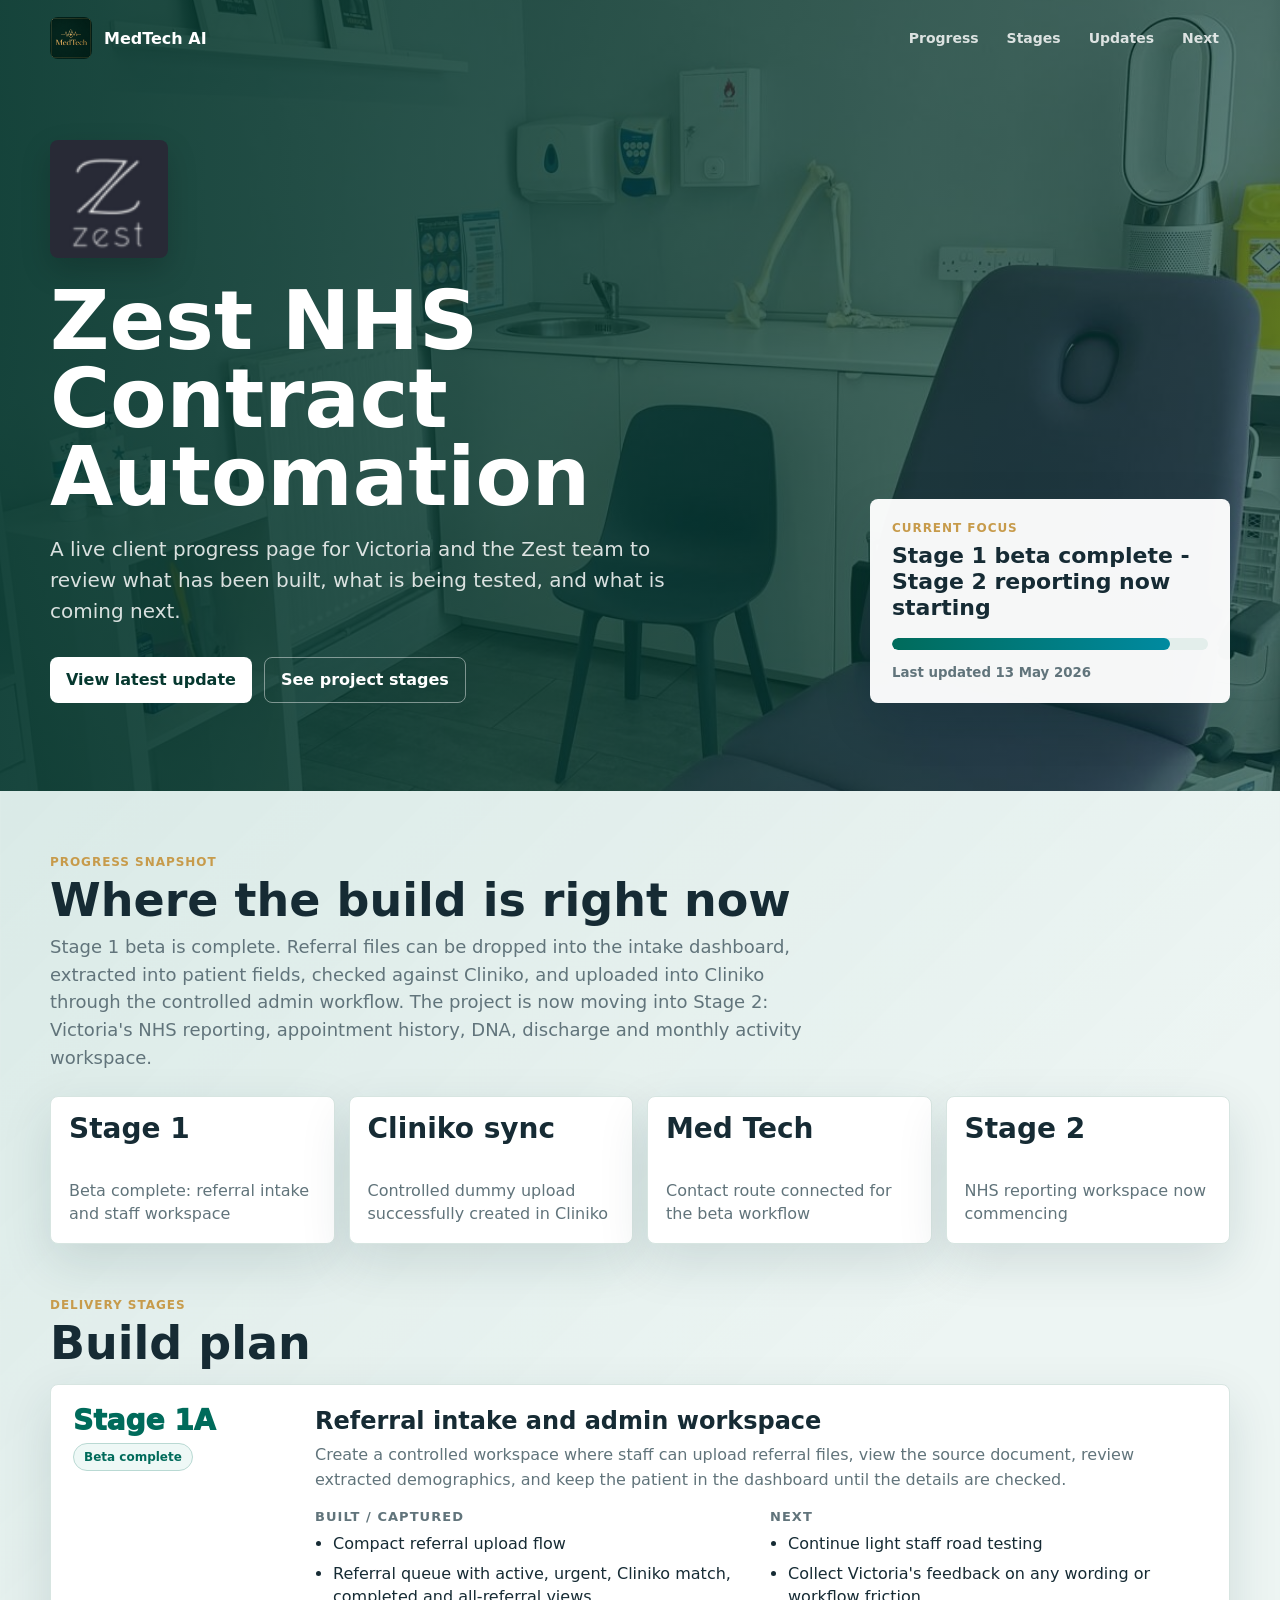
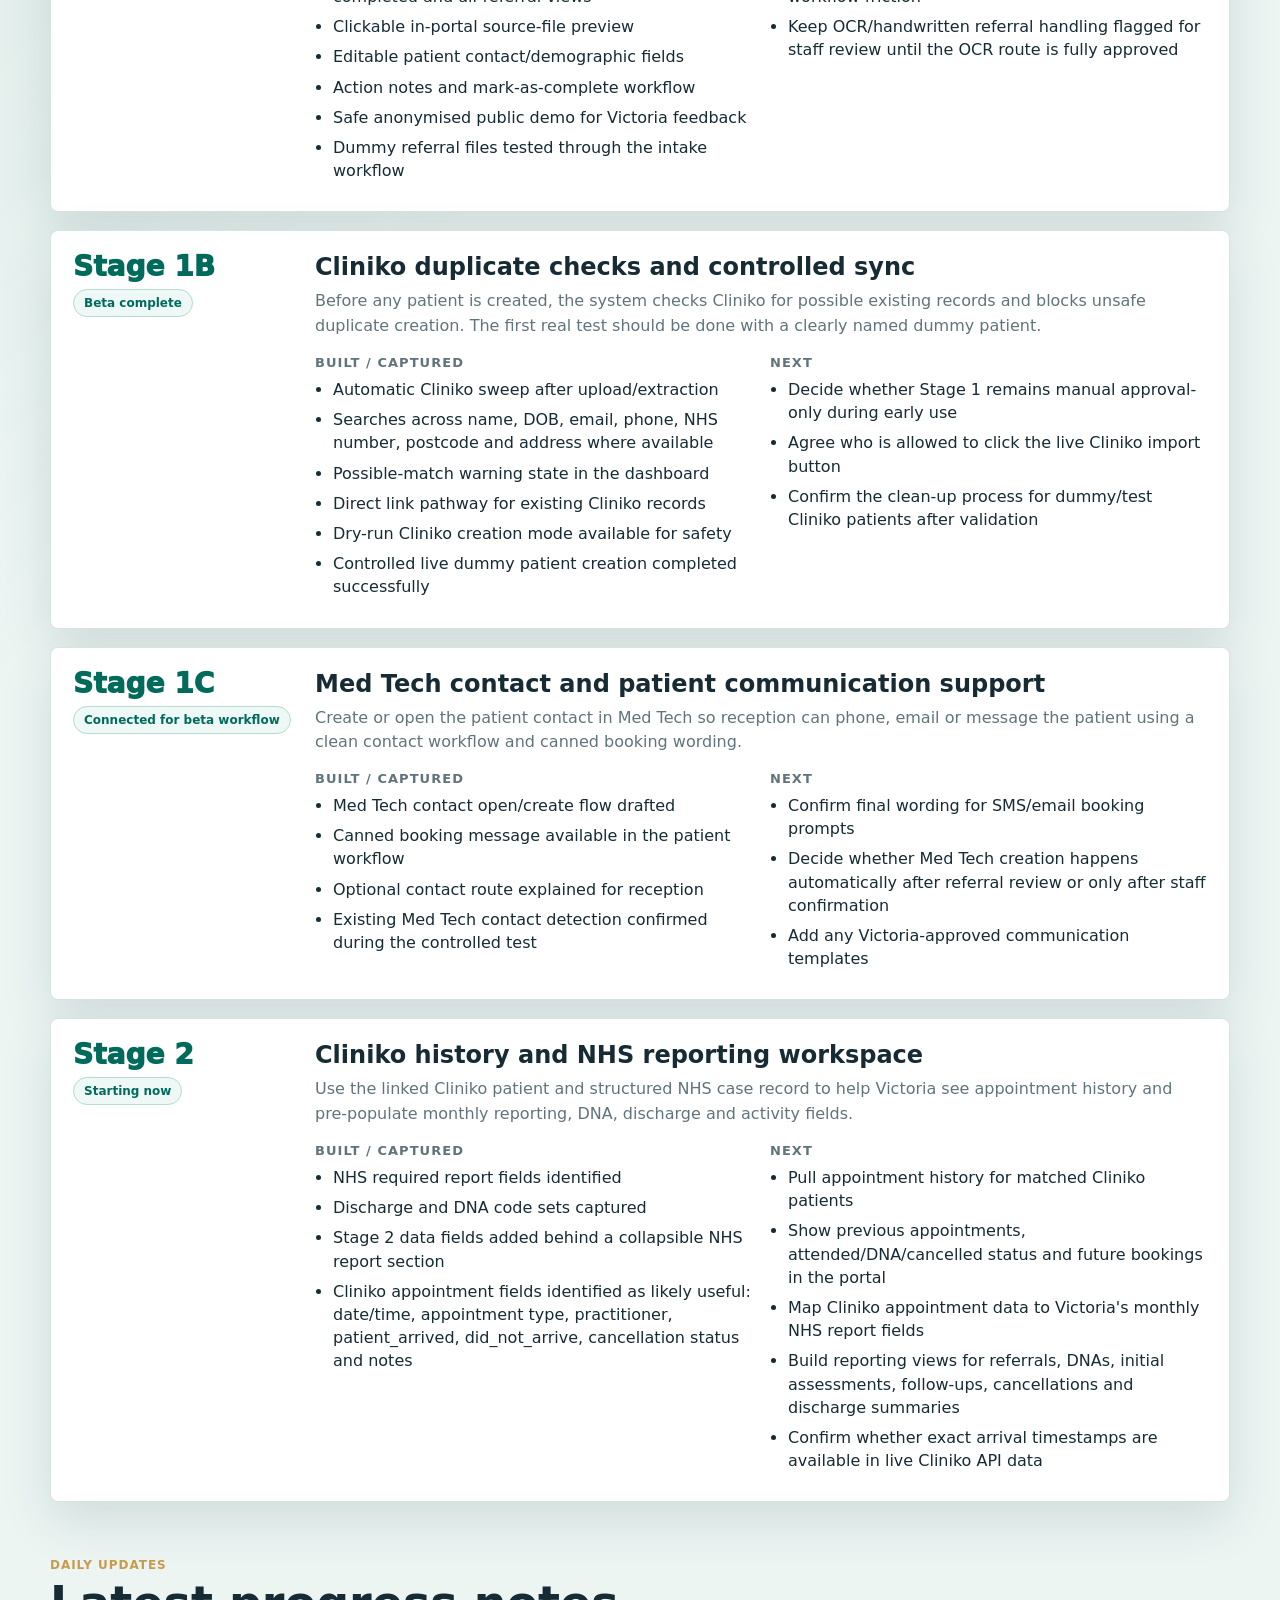
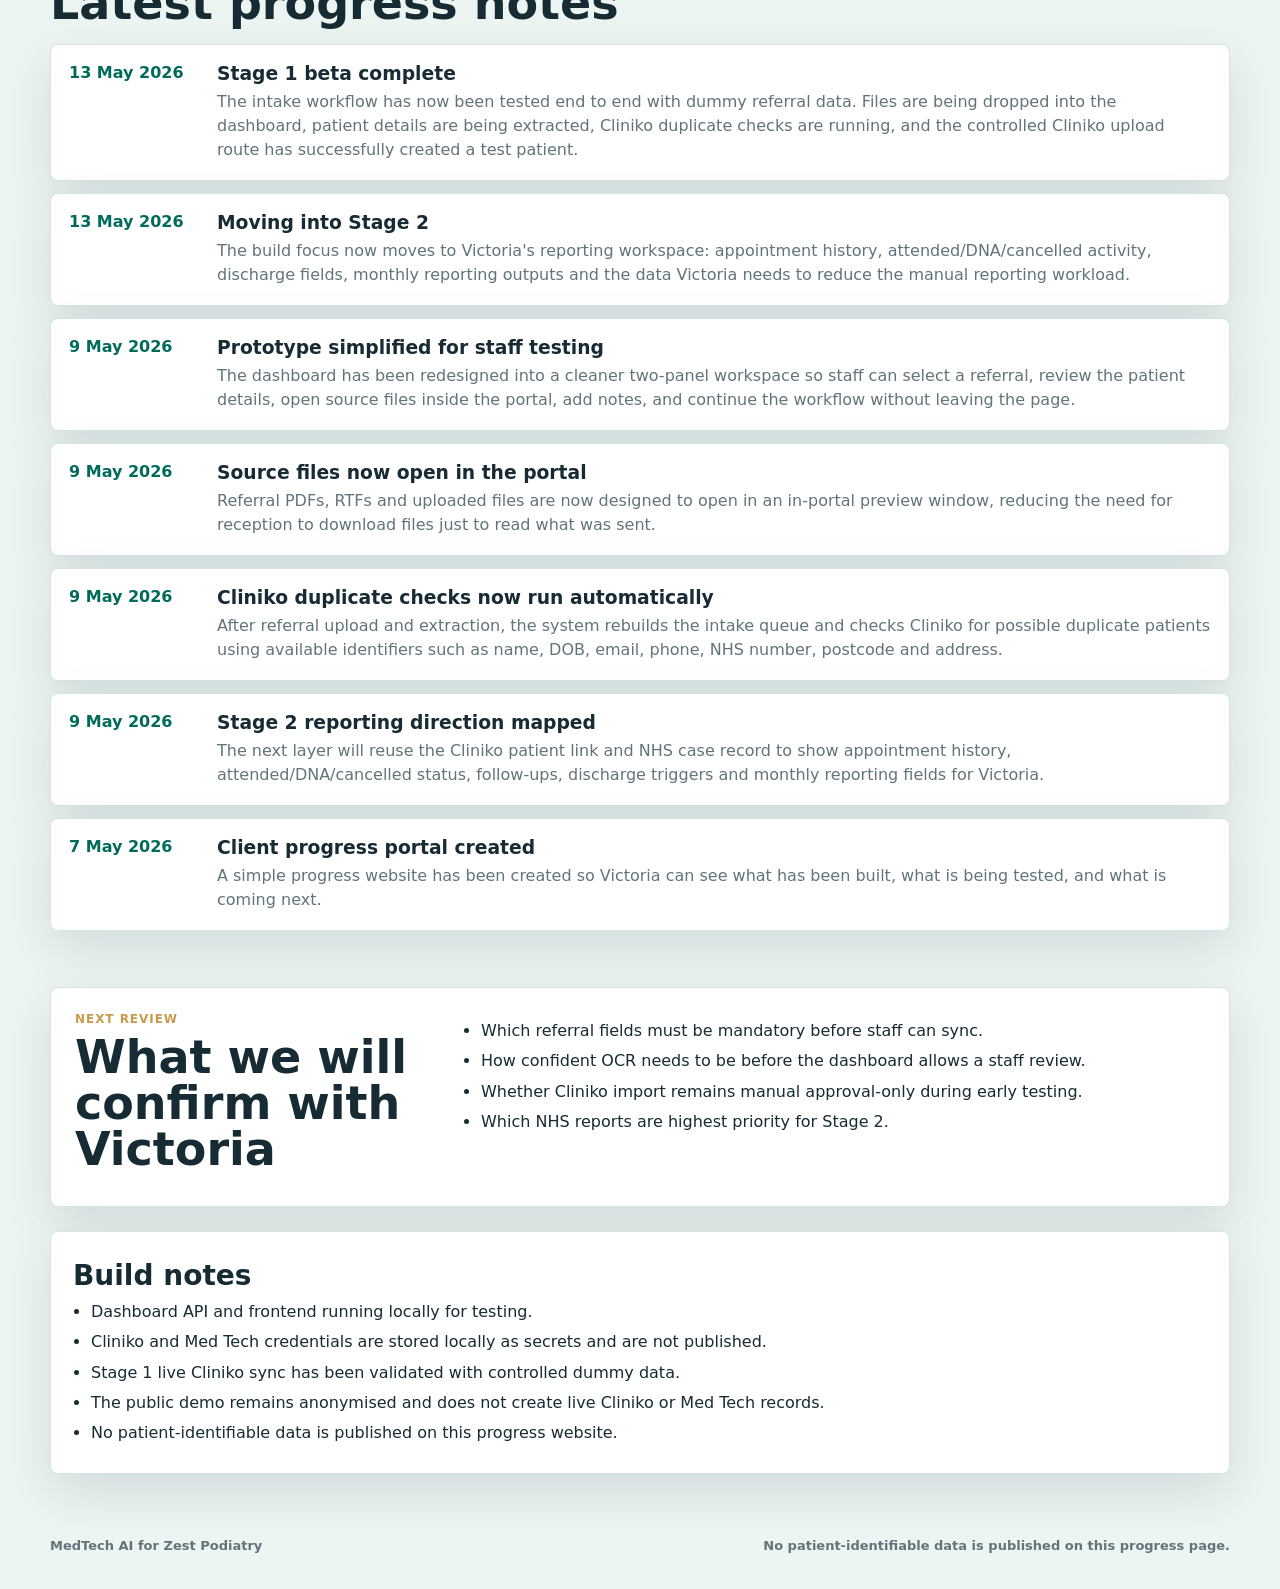
<file: progress/index.html>
<!doctype html>
<html lang="en">
  <head>
    <meta charset="utf-8" />
    <meta name="viewport" content="width=device-width, initial-scale=1" />
    <meta name="robots" content="noindex,nofollow" />
    <title>Zest NHS Automation Progress</title>
    <link rel="stylesheet" href="./styles.css" />
  </head>
  <body>
    <header class="hero">
      <nav class="topbar" aria-label="Project navigation">
        <a class="brand" href="#top" aria-label="Project home">
          <img src="./assets/MedTech-logo.png" alt="MedTech AI" />
          <span>MedTech AI</span>
        </a>
        <div class="navlinks">
          <a href="#progress">Progress</a>
          <a href="#stages">Stages</a>
          <a href="#updates">Updates</a>
          <a href="#next">Next</a>
        </div>
      </nav>

      <section id="top" class="heroGrid">
        <div class="heroCopy">
          <img class="zestLogo" src="./assets/zest-logo.png" alt="Zest Podiatry" />
          <h1>Zest NHS Contract Automation</h1>
          <p class="lead">A live client progress page for Victoria and the Zest team to review what has been built, what is being tested, and what is coming next.</p>
          <div class="heroActions">
            <a class="primaryButton" href="#updates">View latest update</a>
            <a class="secondaryButton" href="#stages">See project stages</a>
          </div>
        </div>
        <aside class="statusPanel" aria-label="Current project status">
          <span>Current focus</span>
          <strong id="statusText">Loading progress...</strong>
          <div class="progressBar" aria-label="Project progress">
            <div id="progressFill"></div>
          </div>
          <small id="lastUpdated">Last updated loading...</small>
        </aside>
      </section>
    </header>

    <main>
      <section id="progress" class="sectionIntro">
        <span>Progress Snapshot</span>
        <h2>Where the build is right now</h2>
        <p id="currentFocus">Loading the latest project focus.</p>
      </section>

      <section class="snapshotGrid" aria-label="Build snapshot">
        <article>
          <strong>Stage 1</strong>
          <span>Beta complete: referral intake and staff workspace</span>
        </article>
        <article>
          <strong>Cliniko sync</strong>
          <span>Controlled dummy upload successfully created in Cliniko</span>
        </article>
        <article>
          <strong>Med Tech</strong>
          <span>Contact route connected for the beta workflow</span>
        </article>
        <article>
          <strong>Stage 2</strong>
          <span>NHS reporting workspace now commencing</span>
        </article>
      </section>

      <section id="stages" class="stageSection">
        <div class="sectionIntro compact">
          <span>Delivery Stages</span>
          <h2>Build plan</h2>
        </div>
        <div id="stageList" class="stageList"></div>
      </section>

      <section id="updates" class="updatesSection">
        <div class="sectionIntro compact">
          <span>Daily Updates</span>
          <h2>Latest progress notes</h2>
        </div>
        <div id="updatesList" class="updatesList"></div>
      </section>

      <section id="next" class="nextSection">
        <div>
          <span>Next Review</span>
          <h2>What we will confirm with Victoria</h2>
        </div>
        <ul>
          <li>Which referral fields must be mandatory before staff can sync.</li>
          <li>How confident OCR needs to be before the dashboard allows a staff review.</li>
          <li>Whether Cliniko import remains manual approval-only during early testing.</li>
          <li>Which NHS reports are highest priority for Stage 2.</li>
        </ul>
      </section>

      <section class="buildLog" aria-label="Technical build notes">
        <h2>Build notes</h2>
        <ul id="buildLog"></ul>
      </section>
    </main>

    <footer>
      <span>MedTech AI for Zest Podiatry</span>
      <span>No patient-identifiable data is published on this progress page.</span>
    </footer>

    <script src="./progress.js"></script>
  </body>
</html>
</file>
<file: progress/styles.css>
:root {
  color-scheme: light;
  --ink: #162b34;
  --muted: #61747b;
  --paper: #ffffff;
  --soft: #f4faf8;
  --line: #d7e5e1;
  --green: #006b5b;
  --green-dark: #06382f;
  --teal: #008aa0;
  --gold: #c79b4b;
  --amber: #b87618;
  --shadow: 0 18px 50px rgba(18, 52, 60, 0.13);
  font-family: Inter, ui-sans-serif, system-ui, -apple-system, BlinkMacSystemFont, "Segoe UI", sans-serif;
  background: #edf5f3;
  color: var(--ink);
}

* {
  box-sizing: border-box;
}

html {
  scroll-behavior: smooth;
}

body {
  margin: 0;
  background:
    linear-gradient(135deg, rgba(0, 107, 91, 0.12), transparent 38%),
    #edf5f3;
}

a {
  color: inherit;
}

.hero {
  min-height: 82vh;
  background:
    linear-gradient(90deg, rgba(6, 56, 47, 0.92), rgba(6, 56, 47, 0.65)),
    url("./assets/zest-clinic-room.jpeg") center / cover;
  color: #ffffff;
  display: grid;
  align-content: start;
}

.topbar {
  width: min(1180px, calc(100% - 40px));
  margin: 0 auto;
  min-height: 76px;
  display: flex;
  align-items: center;
  justify-content: space-between;
  gap: 20px;
}

.brand {
  display: inline-flex;
  align-items: center;
  gap: 12px;
  text-decoration: none;
  font-weight: 900;
}

.brand img {
  width: 42px;
  height: 42px;
  border-radius: 8px;
  object-fit: cover;
}

.navlinks {
  display: flex;
  align-items: center;
  gap: 6px;
}

.navlinks a {
  text-decoration: none;
  color: rgba(255, 255, 255, 0.82);
  font-size: 14px;
  font-weight: 800;
  padding: 9px 11px;
  border-radius: 8px;
}

.navlinks a:hover {
  background: rgba(255, 255, 255, 0.12);
  color: #ffffff;
}

.heroGrid {
  width: min(1180px, calc(100% - 40px));
  margin: 64px auto 88px;
  display: grid;
  grid-template-columns: minmax(0, 1fr) 360px;
  gap: 42px;
  align-items: end;
}

.heroCopy {
  max-width: 760px;
}

.zestLogo {
  width: 118px;
  max-width: 44vw;
  display: block;
  margin-bottom: 24px;
  border-radius: 8px;
  box-shadow: 0 12px 30px rgba(0, 0, 0, 0.18);
}

h1,
h2,
p {
  margin-top: 0;
}

h1 {
  max-width: 760px;
  margin-bottom: 18px;
  font-size: clamp(42px, 7vw, 82px);
  line-height: 0.95;
  letter-spacing: 0;
}

.lead {
  max-width: 650px;
  color: rgba(255, 255, 255, 0.84);
  font-size: 20px;
  line-height: 1.55;
  margin-bottom: 30px;
}

.heroActions {
  display: flex;
  flex-wrap: wrap;
  gap: 12px;
}

.primaryButton,
.secondaryButton {
  min-height: 46px;
  border-radius: 8px;
  display: inline-flex;
  align-items: center;
  justify-content: center;
  padding: 12px 16px;
  font-weight: 900;
  text-decoration: none;
}

.primaryButton {
  background: #ffffff;
  color: var(--green-dark);
}

.secondaryButton {
  border: 1px solid rgba(255, 255, 255, 0.44);
  color: #ffffff;
}

.statusPanel {
  background: rgba(255, 255, 255, 0.96);
  color: var(--ink);
  border-radius: 8px;
  box-shadow: var(--shadow);
  padding: 22px;
}

.statusPanel span,
.sectionIntro span,
.nextSection span {
  display: block;
  color: var(--gold);
  font-size: 12px;
  text-transform: uppercase;
  letter-spacing: 0.08em;
  font-weight: 900;
}

.statusPanel strong {
  display: block;
  margin: 8px 0 16px;
  font-size: 22px;
  line-height: 1.2;
}

.statusPanel small {
  color: var(--muted);
  font-weight: 800;
}

.progressBar {
  width: 100%;
  height: 12px;
  border-radius: 999px;
  background: #e3eeeb;
  overflow: hidden;
  margin-bottom: 12px;
}

#progressFill {
  width: 0%;
  height: 100%;
  background: linear-gradient(90deg, var(--green), var(--teal));
  border-radius: inherit;
  transition: width 500ms ease;
}

main {
  width: min(1180px, calc(100% - 40px));
  margin: 0 auto;
  padding: 64px 0;
}

.sectionIntro {
  max-width: 780px;
  margin-bottom: 24px;
}

.sectionIntro.compact {
  margin-bottom: 18px;
}

.sectionIntro h2,
.nextSection h2,
.buildLog h2 {
  margin: 8px 0 10px;
  font-size: clamp(30px, 4vw, 46px);
  line-height: 1;
}

.sectionIntro p {
  color: var(--muted);
  font-size: 18px;
  line-height: 1.55;
}

.snapshotGrid {
  display: grid;
  grid-template-columns: repeat(4, minmax(0, 1fr));
  gap: 14px;
  margin-bottom: 54px;
}

.snapshotGrid article,
.stageCard,
.updateItem,
.buildLog,
.nextSection {
  background: var(--paper);
  border: 1px solid var(--line);
  border-radius: 8px;
  box-shadow: var(--shadow);
}

.snapshotGrid article {
  min-height: 148px;
  padding: 18px;
  display: grid;
  align-content: space-between;
}

.snapshotGrid strong {
  font-size: 28px;
  line-height: 1;
}

.snapshotGrid span {
  color: var(--muted);
  line-height: 1.4;
}

.stageSection,
.updatesSection {
  margin-bottom: 56px;
}

.stageList {
  display: grid;
  gap: 18px;
}

.stageCard {
  padding: 22px;
  display: grid;
  grid-template-columns: 220px 1fr;
  gap: 22px;
}

.stageMeta {
  display: grid;
  gap: 8px;
  align-content: start;
}

.stageName {
  color: var(--green);
  font-size: 28px;
  line-height: 1;
  font-weight: 950;
}

.stageStatus {
  width: fit-content;
  border-radius: 999px;
  padding: 6px 10px;
  background: #eef8f6;
  color: var(--green);
  border: 1px solid #b9d9d3;
  font-size: 12px;
  font-weight: 900;
}

.stageBody h3 {
  margin: 0 0 8px;
  font-size: 24px;
}

.stageBody p {
  color: var(--muted);
  line-height: 1.55;
}

.stageColumns {
  display: grid;
  grid-template-columns: 1fr 1fr;
  gap: 18px;
}

.stageColumns h4 {
  margin: 0 0 8px;
  font-size: 13px;
  text-transform: uppercase;
  letter-spacing: 0.08em;
  color: var(--muted);
}

ul {
  margin: 0;
  padding-left: 18px;
}

li {
  margin: 7px 0;
  line-height: 1.45;
}

.updatesList {
  display: grid;
  gap: 12px;
}

.updateItem {
  padding: 18px;
  display: grid;
  grid-template-columns: 130px 1fr;
  gap: 18px;
}

.updateItem time {
  color: var(--green);
  font-weight: 900;
}

.updateItem h3 {
  margin: 0 0 6px;
}

.updateItem p {
  margin-bottom: 0;
  color: var(--muted);
  line-height: 1.5;
}

.nextSection {
  padding: 24px;
  display: grid;
  grid-template-columns: 360px 1fr;
  gap: 28px;
  margin-bottom: 24px;
}

.buildLog {
  padding: 22px;
}

.buildLog h2 {
  font-size: 28px;
}

footer {
  width: min(1180px, calc(100% - 40px));
  margin: 0 auto;
  padding: 0 0 36px;
  color: var(--muted);
  display: flex;
  justify-content: space-between;
  gap: 18px;
  font-size: 13px;
  font-weight: 800;
}

@media (max-width: 920px) {
  .topbar,
  .heroGrid,
  main,
  footer {
    width: min(100% - 28px, 1180px);
  }

  .topbar,
  footer {
    align-items: flex-start;
    flex-direction: column;
  }

  .navlinks {
    width: 100%;
    overflow-x: auto;
    padding-bottom: 4px;
  }

  .heroGrid,
  .stageCard,
  .nextSection {
    grid-template-columns: 1fr;
  }

  .snapshotGrid {
    grid-template-columns: 1fr 1fr;
  }

  .updateItem {
    grid-template-columns: 1fr;
  }
}

@media (max-width: 560px) {
  .snapshotGrid,
  .stageColumns {
    grid-template-columns: 1fr;
  }
}
</file>
